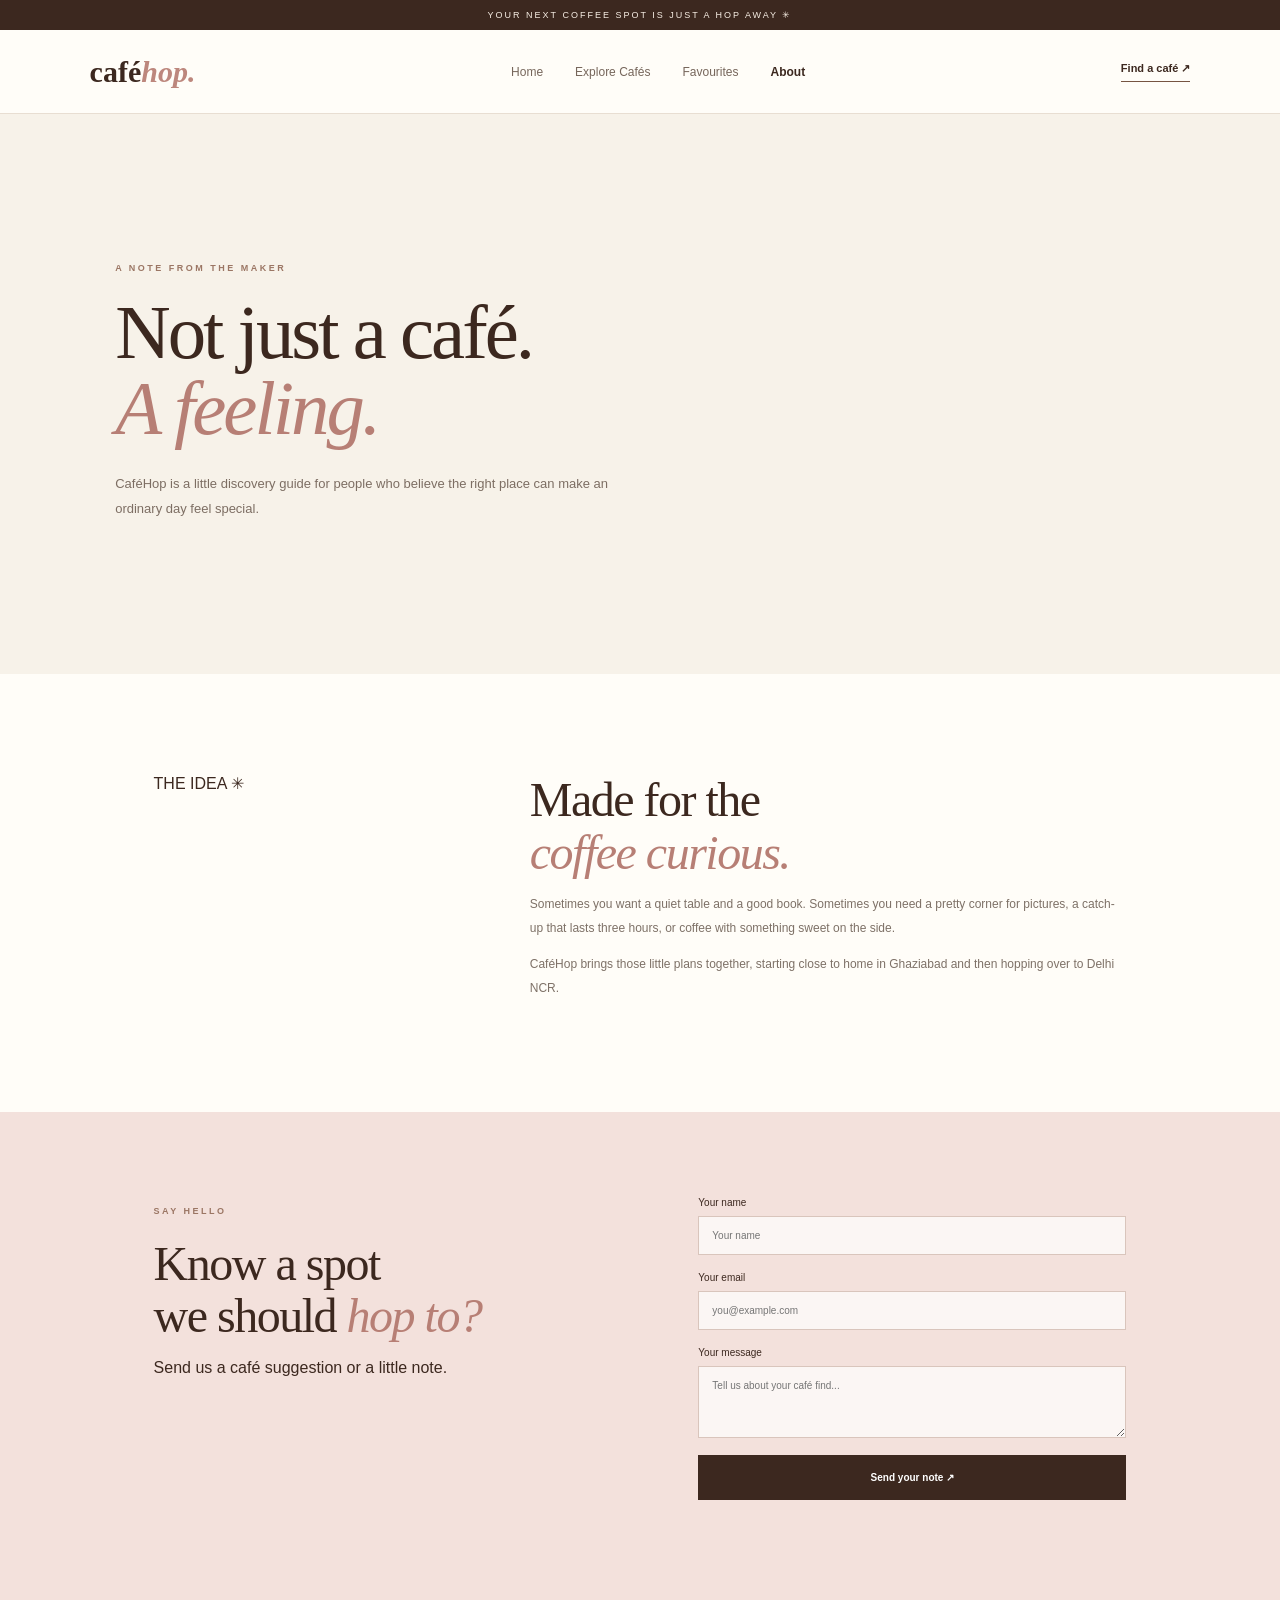
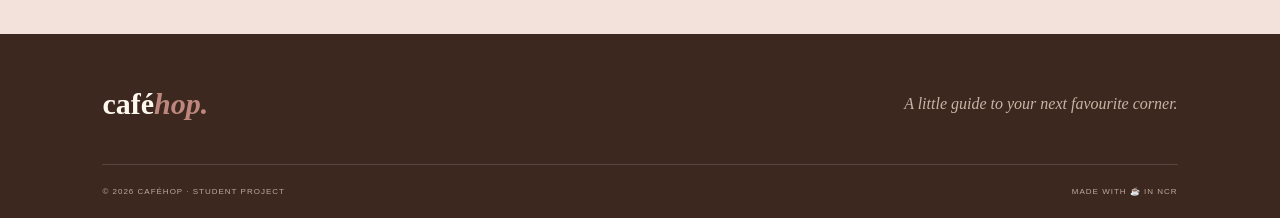
<file: about.html>
<!DOCTYPE html>
<html lang="en">
<head>
    <meta charset="UTF-8">
    <meta name="viewport" content="width=device-width, initial-scale=1.0">
    <title>About | CaféHop</title>
    <link rel="stylesheet" href="style.css">
    <script src="cafes.js" defer></script>
    <script src="script.js" defer></script>
</head>

<body data-page="about">

    <div class="announcement">YOUR NEXT COFFEE SPOT IS JUST A HOP AWAY ✳</div>

    <header class="site-header">
        <a class="logo" href="index.html">café<span>hop.</span></a>

        <button class="menu-toggle">☰</button>

        <nav class="main-nav">
            <a href="index.html">Home</a>
            <a href="explore.html">Explore Cafés</a>
            <a href="favourites.html">Favourites</a>
            <a class="active" href="about.html">About</a>
        </nav>

        <a class="nav-cta" href="explore.html">Find a café ↗</a>
    </header>

    <main class="page-main">

        <section class="about-hero">
            <div>
                <p class="eyebrow">A NOTE FROM THE MAKER</p>

                <h1>Not just a café.<br><em>A feeling.</em></h1>

                <p class="about-lead">
                    CaféHop is a little discovery guide for people
                    who believe the right place can make an ordinary
                    day feel special.
                </p>
            </div>

            <div class="about-photo"></div>
        </section>

        <section class="about-story">
            <div class="story-label">THE IDEA ✳</div>

            <div>
                <h2>Made for the<br><em>coffee curious.</em></h2>

                <p>
                    Sometimes you want a quiet table and a good book.
                    Sometimes you need a pretty corner for pictures,
                    a catch-up that lasts three hours, or coffee with
                    something sweet on the side.
                </p>

                <p>
                    CaféHop brings those little plans together,
                    starting close to home in Ghaziabad and then
                    hopping over to Delhi NCR.
                </p>
            </div>
        </section>

        <section class="contact-section">

            <div>
                <p class="eyebrow">SAY HELLO</p>
                <h2>Know a spot<br>we should <em>hop to?</em></h2>
                <p>Send us a café suggestion or a little note.</p>
            </div>

            <form class="contact-form" id="contact-form">

                <label>
                    Your name
                    <input type="text" name="name"
                           placeholder="Your name" required>
                </label>

                <label>
                    Your email
                    <input type="email" name="email"
                           placeholder="you@example.com" required>
                </label>

                <label>
                    Your message
                    <textarea name="message" rows="4"
                              placeholder="Tell us about your café find..."
                              required></textarea>
                </label>

                <button class="button button-dark" type="submit">
                    Send your note ↗
                </button>

                <p id="form-message"></p>

            </form>

        </section>

    </main>

    <footer class="site-footer">
        <div class="footer-top">
            <a class="logo logo-light" href="index.html">café<span>hop.</span></a>
            <p>A little guide to your next favourite corner.</p>
        </div>

        <div class="footer-bottom">
            <span>© 2026 CAFÉHOP · STUDENT PROJECT</span>
            <span>MADE WITH ☕ IN NCR</span>
        </div>
    </footer>

</body>
</html>
</file>
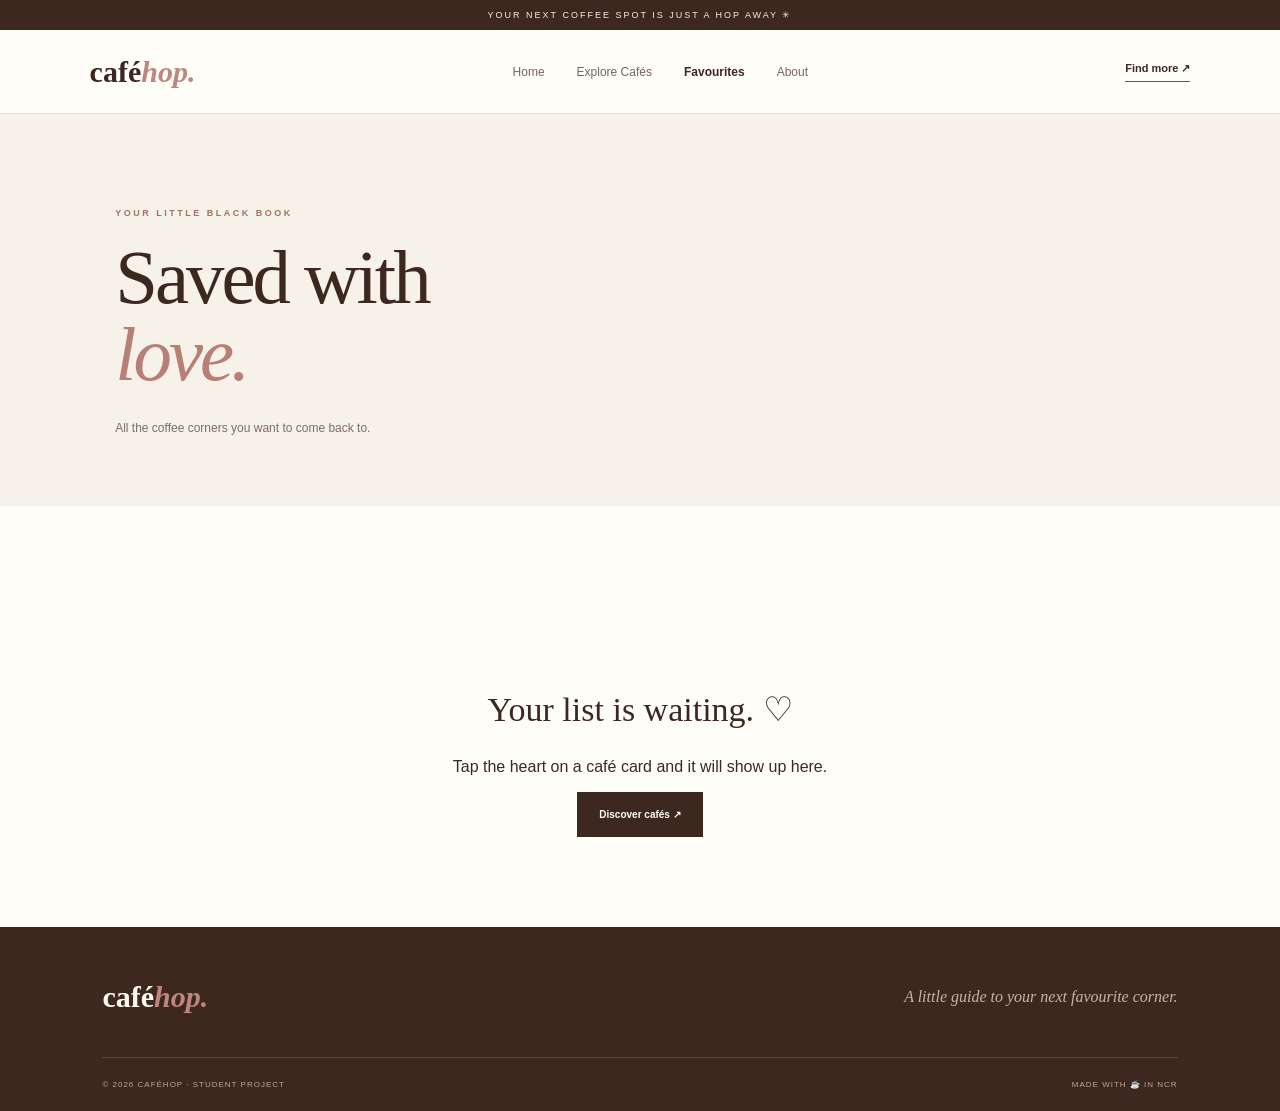
<file: favourites.html>
<!DOCTYPE html>
<html lang="en">
<head>
    <meta charset="UTF-8">
    <meta name="viewport" content="width=device-width, initial-scale=1.0">
    <title>Favourites | CaféHop</title>
    <link rel="stylesheet" href="style.css">
    <script src="cafes.js" defer></script>
    <script src="script.js" defer></script>
</head>

<body data-page="favourites">

    <div class="announcement">YOUR NEXT COFFEE SPOT IS JUST A HOP AWAY ✳</div>

    <header class="site-header">
        <a class="logo" href="index.html">café<span>hop.</span></a>

        <button class="menu-toggle">☰</button>

        <nav class="main-nav">
            <a href="index.html">Home</a>
            <a href="explore.html">Explore Cafés</a>
            <a class="active" href="favourites.html">Favourites</a>
            <a href="about.html">About</a>
        </nav>

        <a class="nav-cta" href="explore.html">Find more ↗</a>
    </header>

    <main class="page-main">

        <section class="page-hero">
            <p class="eyebrow">YOUR LITTLE BLACK BOOK</p>
            <h1>Saved with<br><em>love.</em></h1>
            <p>All the coffee corners you want to come back to.</p>
        </section>

        <section class="cafe-grid explore-grid" id="favourites-grid"></section>

        <div class="empty-state hidden" id="favourites-empty">
            <h2>Your list is waiting. ♡</h2>
            <p>Tap the heart on a café card and it will show up here.</p>
            <a href="explore.html" class="button button-dark">
                Discover cafés ↗
            </a>
        </div>

    </main>

    <footer class="site-footer">
        <div class="footer-top">
            <a class="logo logo-light" href="index.html">café<span>hop.</span></a>
            <p>A little guide to your next favourite corner.</p>
        </div>

        <div class="footer-bottom">
            <span>© 2026 CAFÉHOP · STUDENT PROJECT</span>
            <span>MADE WITH ☕ IN NCR</span>
        </div>
    </footer>

</body>
</html>
</file>
<file: style.css>
:root {
    --cream: #f7f2e9;
    --paper: #fffdf8;
    --coffee: #3c281f;
    --brown: #765442;
    --pink: #e9c9c4;
    --pink-light: #f3e1dc;
    --line: #e8ded2;

    --serif: "Playfair Display", Georgia, serif;
    --sans: "DM Sans", Arial, sans-serif;
}

* {
    box-sizing: border-box;
}

html {
    scroll-behavior: smooth;
}

body {
    margin: 0;
    background: var(--paper);
    color: var(--coffee);
    font-family: var(--sans);
}

a {
    color: inherit;
    text-decoration: none;
}

button, input, textarea {
    font: inherit;
}

.announcement {
    background: var(--coffee);
    color: #f7eee4;
    text-align: center;
    padding: 10px;
    font-size: 9px;
    letter-spacing: 2px;
}

.site-header {
    height: 84px;
    display: flex;
    align-items: center;
    justify-content: space-between;
    padding: 0 7%;
    border-bottom: 1px solid var(--line);
}

.logo {
    font-family: var(--serif);
    font-size: 30px;
    font-weight: 700;
}

.logo span {
    color: #bd877d;
    font-style: italic;
}

.main-nav {
    display: flex;
    gap: 32px;
}

.main-nav a {
    font-size: 12px;
    color: #76665b;
}

.main-nav a:hover,
.main-nav a.active {
    color: var(--coffee);
    font-weight: 700;
}

.nav-cta {
    font-size: 11px;
    font-weight: 700;
    border-bottom: 1px solid var(--brown);
    padding-bottom: 6px;
}

.menu-toggle {
    display: none;
    background: none;
    border: none;
    font-size: 24px;
}

.hero {
    min-height: 620px;
    display: grid;
    grid-template-columns: 48% 52%;
    padding: 65px 7%;
    background: var(--cream);
}

.hero-copy {
    padding: 25px 0 0 5%;
}

.eyebrow {
    font-size: 9px;
    font-weight: 700;
    letter-spacing: 2.5px;
    color: #9b7664;
    margin-bottom: 22px;
}

.hero h1,
.page-hero h1,
.about-hero h1 {
    font: 500 clamp(55px, 6vw, 85px)/1 var(--serif);
    letter-spacing: -3px;
    margin: 0 0 24px;
}

h1 em, h2 em {
    color: #b77f75;
}

.hero-description {
    max-width: 385px;
    color: #77685e;
    font-size: 13px;
    line-height: 1.9;
}

.hero-actions {
    display: flex;
    align-items: center;
    gap: 28px;
    margin-top: 32px;
}

.button {
    display: inline-block;
    padding: 16px 21px;
    font-size: 10px;
    font-weight: 700;
    border: 1px solid transparent;
    cursor: pointer;
    transition: .25s;
}

.button-dark {
    background: var(--coffee);
    color: white;
}

.button-dark:hover {
    background: #684936;
    transform: translateY(-2px);
}

.button-outline {
    border-color: #cdbbae;
    color: var(--coffee);
}

.text-link {
    font-size: 10px;
    font-weight: 700;
    border-bottom: 1px solid #c8b4a6;
    padding-bottom: 7px;
}

.hero-note {
    margin-top: 60px;
    color: #9b8879;
    font-size: 9px;
    letter-spacing: 1.5px;
}

.hero-visual {
    position: relative;
    padding: 0 4%;
}

.hero-image {
    height: 480px;
    background: url("https://images.unsplash.com/photo-1445116572660-236099ec97a0?auto=format&fit=crop&w=1200&q=85") center/cover;
}

.image-stamp {
    position: absolute;
    top: 35px;
    left: -5px;
    background: var(--pink);
    color: var(--coffee);
    width: 100px;
    height: 100px;
    border-radius: 50%;
    display: grid;
    place-content: center;
    text-align: center;
    font-size: 10px;
    font-weight: 700;
    transform: rotate(-10deg);
}

.ticker {
    background: var(--pink-light);
    text-align: center;
    padding: 17px;
    color: #8d655b;
    font-size: 9px;
    letter-spacing: 2px;
    font-weight: 700;
}

.section {
    padding: 100px 8%;
}

.section-heading {
    display: flex;
    justify-content: space-between;
    align-items: end;
    margin-bottom: 38px;
}

.section-heading h2,
.category-intro h2,
.city-strip h2,
.about-story h2,
.contact-section h2 {
    font: 500 48px/1.1 var(--serif);
    letter-spacing: -1.5px;
    margin: 0;
}

.cafe-grid {
    display: grid;
    grid-template-columns: repeat(4, 1fr);
    gap: 20px;
}

.cafe-card {
    background: white;
    border: 1px solid #eee6dd;
    transition: .25s;
}

.cafe-card:hover {
    transform: translateY(-5px);
    box-shadow: 0 14px 35px #3d281f15;
}

.card-image-wrap {
    height: 225px;
    position: relative;
    overflow: hidden;
}

.card-image-wrap img {
    width: 100%;
    height: 100%;
    object-fit: cover;
    display: block;
    transition: .5s;
}

.cafe-card:hover img {
    transform: scale(1.05);
}

.heart-button {
    position: absolute;
    top: 12px;
    right: 12px;
    width: 35px;
    height: 35px;
    border: none;
    border-radius: 50%;
    background: #fffdf8;
    color: var(--coffee);
    cursor: pointer;
    font-size: 19px;
}

.heart-button.is-saved {
    color: #b86f70;
}

.city-label {
    position: absolute;
    bottom: 11px;
    left: 11px;
    background: #fffdf8;
    padding: 6px 9px;
    font-size: 8px;
    text-transform: uppercase;
}

.card-content {
    padding: 18px;
}

.card-content h3 {
    font: 600 20px var(--serif);
    margin: 0 0 9px;
}

.card-location {
    color: #907f72;
    font-size: 9px;
}

.card-description {
    color: #81766d;
    font-size: 10px;
    line-height: 1.7;
    min-height: 45px;
}

.card-bottom {
    display: flex;
    justify-content: space-between;
    align-items: center;
    border-top: 1px solid var(--line);
    padding-top: 12px;
}

.tag-list {
    display: flex;
    flex-wrap: wrap;
    gap: 4px;
}

.mini-tag {
    background: #f7f0eb;
    color: #876d5e;
    padding: 5px 6px;
    font-size: 7px;
}

.card-arrow {
    font-size: 18px;
    color: #b17b71;
}

.category-band {
    background: #eee3d8;
    padding: 70px 8%;
    display: grid;
    grid-template-columns: repeat(5, 1fr);
    gap: 12px;
}

.category-intro {
    padding: 18px 10px 18px 0;
}

.category-tile {
    min-height: 220px;
    padding: 18px;
    display: flex;
    flex-direction: column;
    justify-content: space-between;
    color: white;
    background-size: cover;
    background-position: center;
    position: relative;
    isolation: isolate;
}

.category-tile::before {
    content: "";
    position: absolute;
    inset: 0;
    background: linear-gradient(0deg, #281b21bb, #281b2115);
    z-index: -1;
}

.tile-aesthetic {
    background-image: url("https://images.unsplash.com/photo-1554118811-1e0d58224f24?auto=format&fit=crop&w=700&q=80");
}

.tile-study {
    background-image: url("https://images.unsplash.com/photo-1495474472287-4d71bcdd2085?auto=format&fit=crop&w=700&q=80");
}

.tile-hangout {
    background-image: url("https://images.unsplash.com/photo-1521017432531-fbd92d768814?auto=format&fit=crop&w=700&q=80");
}

.tile-dessert {
    background-image: url("https://images.unsplash.com/photo-1509042239860-f550ce710b93?auto=format&fit=crop&w=700&q=80");
}

.category-tile span {
    font-size: 7px;
    letter-spacing: 1px;
}

.category-tile strong {
    font: 500 24px var(--serif);
}

.category-tile b {
    align-self: end;
}

.city-strip {
    padding: 75px 8%;
    display: flex;
    align-items: center;
    justify-content: space-between;
    gap: 25px;
}

.city-strip > p {
    max-width: 280px;
    color: #84776c;
    font-size: 11px;
    line-height: 1.9;
}

.site-footer {
    background: var(--coffee);
    color: #f7eee4;
    padding: 45px 8% 22px;
}

.footer-top {
    display: flex;
    align-items: center;
    justify-content: space-between;
    padding-bottom: 35px;
    border-bottom: 1px solid #ffffff25;
}

.logo-light {
    color: #fff8ee;
}

.footer-top p {
    color: #c7b5a6;
    font: italic 16px var(--serif);
}

.footer-bottom {
    display: flex;
    justify-content: space-between;
    padding-top: 22px;
    color: #bca99b;
    font-size: 8px;
    letter-spacing: 1px;
}

/* Explore page */

.page-hero {
    padding: 85px 9% 55px;
    background: var(--cream);
}

.page-hero > p:last-child {
    max-width: 440px;
    color: #7d6e63;
    font-size: 12px;
    line-height: 1.8;
}

.explore-tools {
    padding: 35px 8% 20px;
}

.search-box {
    max-width: 480px;
    height: 48px;
    display: flex;
    align-items: center;
    gap: 12px;
    padding: 0 16px;
    border: 1px solid #ded2c7;
}

.search-box input {
    width: 100%;
    border: none;
    outline: none;
}

.filter-row {
    display: flex;
    flex-wrap: wrap;
    gap: 8px;
    margin: 22px 0;
}

.filter-chip {
    border: 1px solid #ded2c7;
    background: transparent;
    padding: 9px 14px;
    font-size: 9px;
    cursor: pointer;
}

.filter-chip.active,
.filter-chip:hover {
    background: var(--coffee);
    color: white;
}

.results-meta {
    display: flex;
    justify-content: space-between;
    border-bottom: 1px solid var(--line);
    padding-bottom: 13px;
    color: #9a8779;
    font-size: 8px;
}

.explore-grid {
    padding: 20px 8% 80px;
    grid-template-columns: repeat(3, 1fr);
    gap: 25px;
}

.explore-grid .card-image-wrap {
    height: 260px;
}

.empty-state {
    text-align: center;
    padding: 55px 20px 90px;
}

.empty-state h2 {
    font: 500 34px var(--serif);
}

.hidden {
    display: none !important;
}

/* About page */

.about-hero {
    padding: 85px 9%;
    background: var(--cream);
    display: grid;
    grid-template-columns: 1fr .8fr;
    gap: 8%;
    align-items: center;
}

.about-hero > div:first-child > p:last-child {
    color: #7d6e63;
    font-size: 13px;
    line-height: 1.9;
}

.about-photo {
    min-height: 390px;
    background: url("https://images.unsplash.com/photo-1442512595331-e89e73853f31?auto=format&fit=crop&w=1000&q=85") center/cover;
}

.about-story {
    display: grid;
    grid-template-columns: 1fr 2fr;
    gap: 8%;
    padding: 100px 12%;
}

.about-story p {
    color: #7e7167;
    font-size: 12px;
    line-height: 2;
}

.contact-section {
    background: var(--pink-light);
    padding: 85px 12%;
    display: grid;
    grid-template-columns: 1fr 1fr;
    gap: 12%;
}

.contact-form {
    display: grid;
    gap: 17px;
}

.contact-form label {
    display: grid;
    gap: 8px;
    font-size: 10px;
}

.contact-form input,
.contact-form textarea {
    width: 100%;
    border: 1px solid #d9c5bc;
    background: #ffffffb3;
    padding: 13px;
    outline: none;
}

@media (max-width: 1000px) {
    .cafe-grid {
        grid-template-columns: repeat(2, 1fr);
    }

    .category-band {
        grid-template-columns: repeat(2, 1fr);
    }

    .category-intro {
        grid-column: 1 / -1;
    }
}

@media (max-width: 680px) {

    .site-header {
        height: 70px;
    }

    .menu-toggle {
        display: block;
    }

    .nav-cta {
        display: none;
    }

    .main-nav {
        display: none;
        position: absolute;
        top: 70px;
        left: 0;
        right: 0;
        background: var(--paper);
        padding: 20px;
        flex-direction: column;
        z-index: 5;
    }

    .main-nav.nav-open {
        display: flex;
    }

    .hero {
        display: flex;
        flex-direction: column;
        padding: 45px 7%;
    }

    .hero h1 {
        font-size: 58px;
    }

    .hero-visual {
        padding: 35px 0 0;
    }

    .hero-image {
        height: 320px;
    }

    .section {
        padding: 65px 7%;
    }

    .cafe-grid,
    .explore-grid {
        grid-template-columns: 1fr;
    }

    .category-band {
        padding: 55px 7%;
    }

    .category-tile {
        min-height: 170px;
    }

    .city-strip {
        padding: 55px 7%;
        align-items: flex-start;
        flex-direction: column;
    }

    .footer-top,
    .footer-bottom {
        flex-wrap: wrap;
        gap: 15px;
    }

    .page-hero {
        padding: 58px 7% 35px;
    }

    .about-hero,
    .about-story,
    .contact-section {
        grid-template-columns: 1fr;
        padding: 55px 7%;
        gap: 25px;
    }

    .about-photo {
        min-height: 280px;
    }
}
</file>
